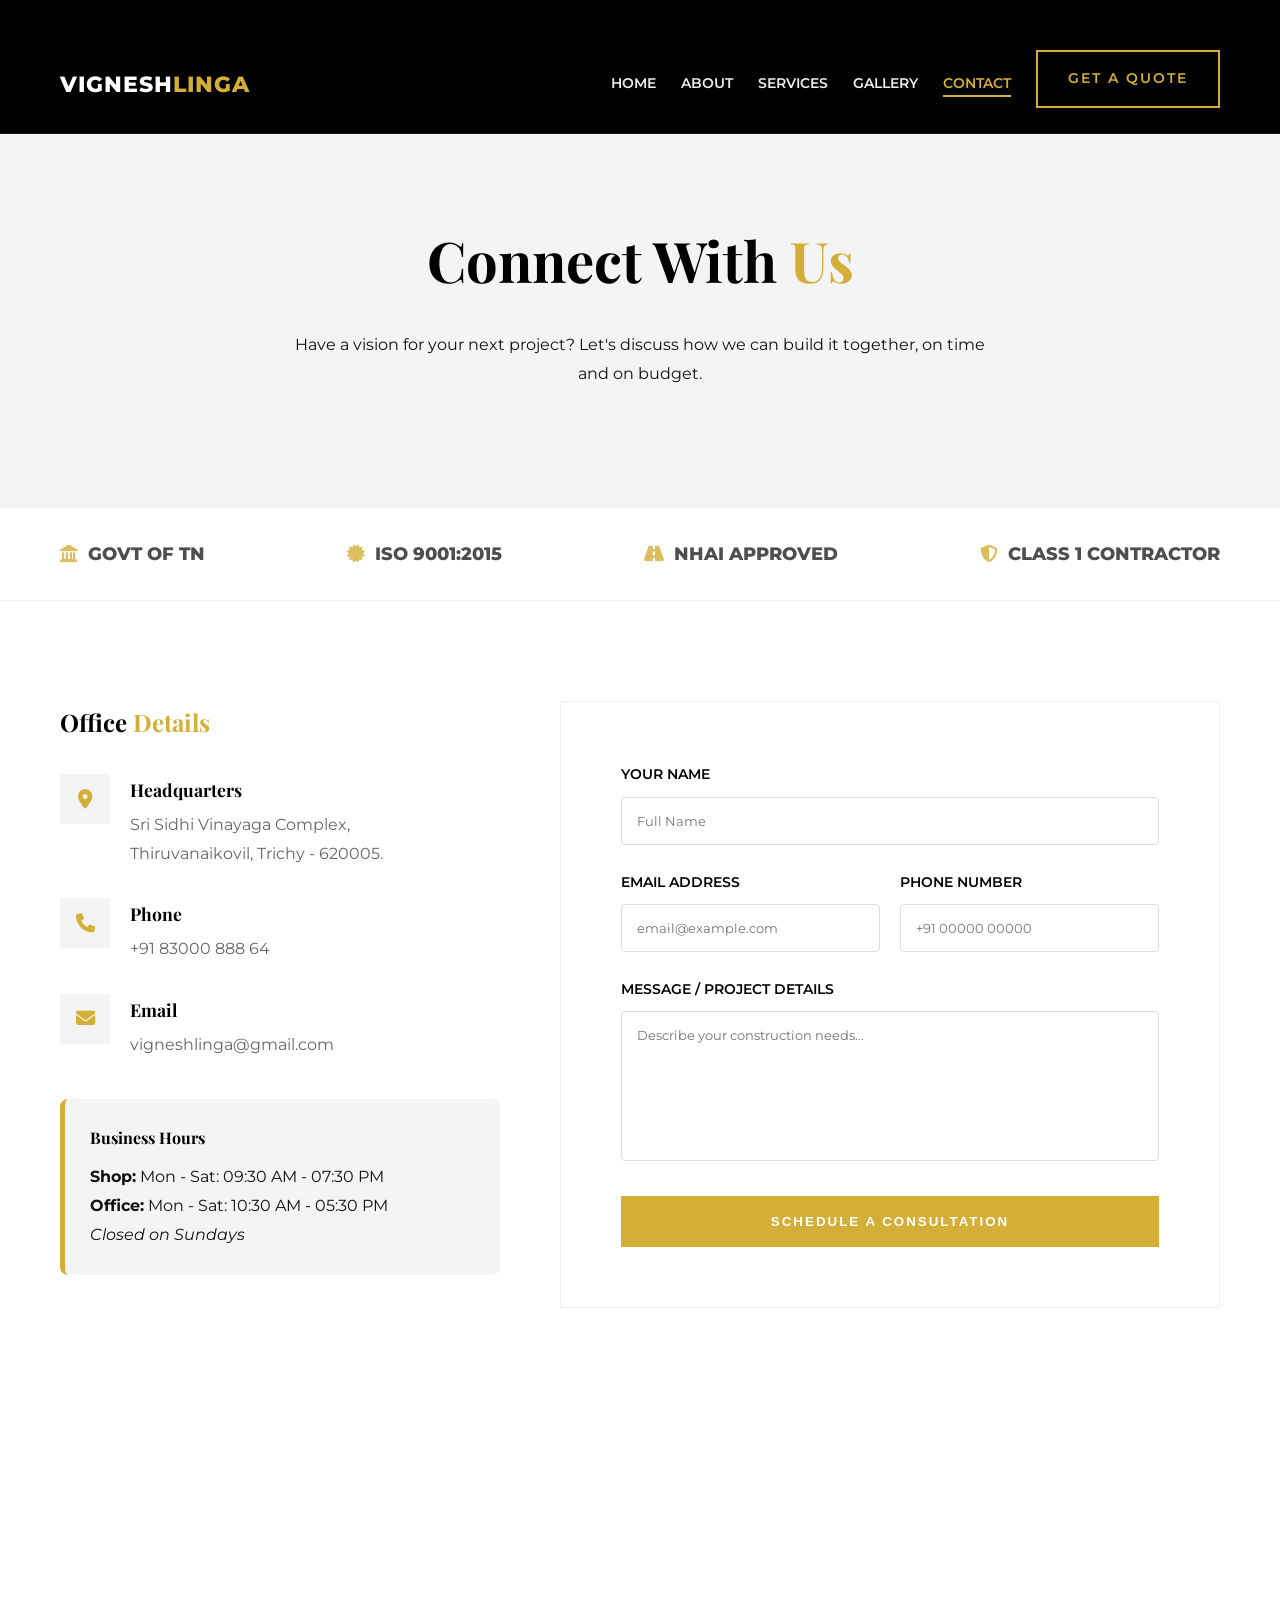
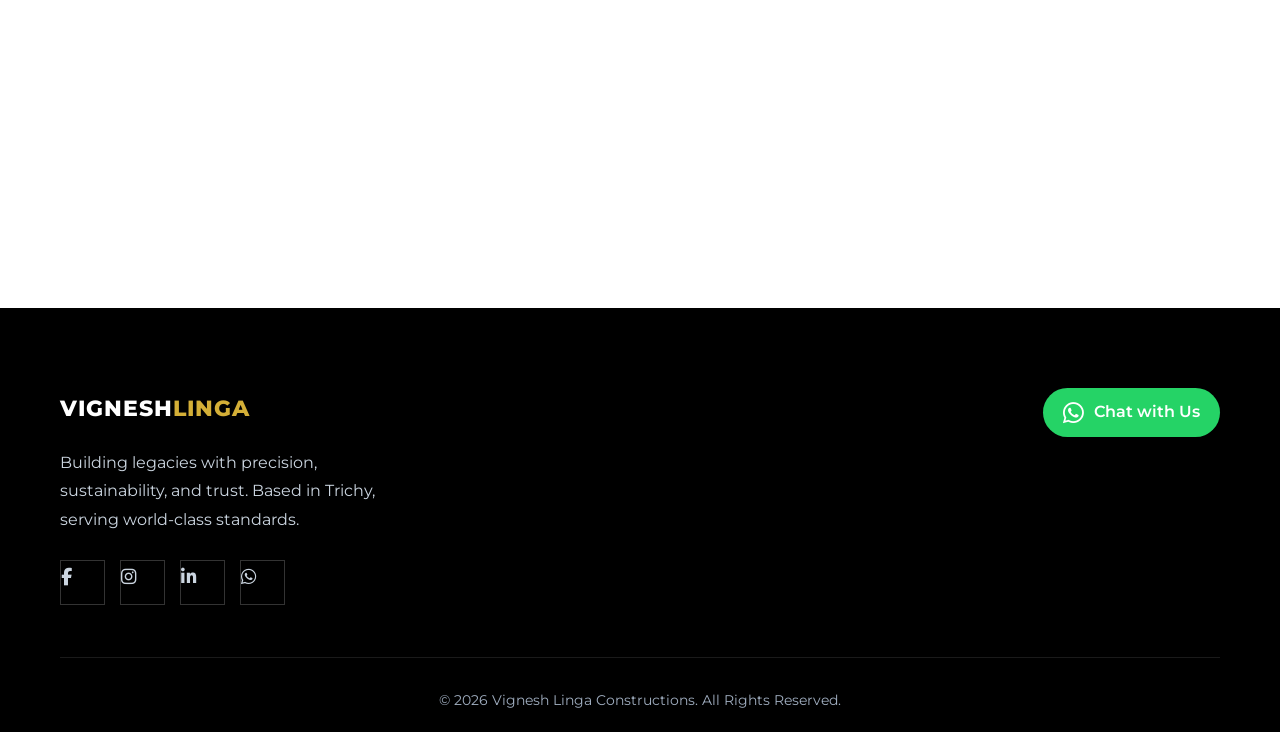
<file: vigneshlinga/contact.html>
<!DOCTYPE html>
<html lang="en">
<head>
    <meta charset="UTF-8">
    <meta name="viewport" content="width=device-width, initial-scale=1.0">
    <title>Contact Us | Get a Quote | Vignesh Linga Constructions</title>
    <link rel="stylesheet" href="css/style.css">
    <link rel="stylesheet" href="https://cdnjs.cloudflare.com/ajax/libs/font-awesome/6.5.1/css/all.min.css">
    <style>
        .contact-wrapper {
            display: grid;
            grid-template-columns: 1fr 1.5fr;
            gap: 60px;
        }
        .contact-item {
            display: flex;
            gap: 20px;
            margin-bottom: 35px;
        }
        .contact-item i {
            font-size: 1.5rem;
            color: var(--primary);
            background: var(--bg-light);
            padding: 15px;
            border-radius: 8px;
            height: fit-content;
        }
        .contact-item h4 {
            margin-bottom: 5px;
            font-size: 1.1rem;
        }
        .contact-item p {
            color: var(--text-muted);
            font-size: 0.95rem;
        }
        .contact-form {
            background: #fff;
            padding: 60px;
            border-radius: 0px;
            box-shadow: var(--shadow-hover);
            border: 1px solid #f0f0f0;
        }
        .input-group {
            margin-bottom: 25px;
        }
        .input-group label {
            display: block;
            margin-bottom: 10px;
            font-weight: 600;
            font-size: 0.85rem;
            text-transform: uppercase;
            color: var(--secondary);
        }
        .form-control {
            width: 100%;
            padding: 15px;
            border: 1px solid #ddd;
            border-radius: 4px;
            font-family: inherit;
            transition: var(--transition);
        }
        .form-control:focus {
            outline: none;
            border-color: var(--primary);
        }
        textarea.form-control {
            height: 150px;
            resize: none;
        }
        @media (max-width: 992px) {
            .contact-wrapper { grid-template-columns: 1fr; }
        }
    </style>
</head>
<body>
    <div class="top-marquee">
        <div class="marquee-content">
            <span><i class="fa-solid fa-star"></i> 25+ Years of Excellence</span>
            <span><i class="fa-solid fa-award"></i> Class 1 Govt Contractor</span>
            <span><i class="fa-solid fa-building"></i> Trichy's Premier Builder</span>
            <span><i class="fa-solid fa-gem"></i> Bespoke Luxury Homes</span>
            <span><i class="fa-solid fa-clock"></i> Building Dreams on Time, On Budget</span>
        </div>
    </div>
    <header>
        <div class="container nav-container">
            <a href="index.html" class="logo">Vignesh<span>Linga</span></a>
            <ul class="nav-links">
                <li><a href="index.html">Home</a></li>
                <li><a href="about.html">About</a></li>
                <li><a href="services.html">Services</a></li>
                <li><a href="gallery.html">Gallery</a></li>
                <li><a href="contact.html">Contact</a></li>
                <li><a href="contact.html" class="btn-quote">Get a Quote</a></li>
            </ul>
        </div>
    </header>

    <section class="section-padding reveal" style="background: var(--bg-light); margin-top: var(--header-height);">
        <div class="container text-center">
            <h1 class="font-premium" style="font-size: 3.5rem;">Connect With <span class="text-gold">Us</span></h1>
            <p style="max-width: 700px; margin: 20px auto;">Have a vision for your next project? Let's discuss how we can build it together, on time and on budget.</p>
        </div>
    </section>

    <section class="section-padding" style="background: #fff; padding-top: 30px; padding-bottom: 30px; border-bottom: 1px solid #f0f0f0;">
        <div class="container" style="display: flex; justify-content: space-between; align-items: center; opacity: 0.8; flex-wrap: wrap; gap: 30px;">
            <div style="display: flex; align-items: center; gap: 10px; font-weight: 800; font-size: 1.1rem; color: #222;">
                <i class="fa-solid fa-landmark text-gold"></i> GOVT OF TN
            </div>
            <div style="display: flex; align-items: center; gap: 10px; font-weight: 800; font-size: 1.1rem; color: #222;">
                <i class="fa-solid fa-certificate text-gold"></i> ISO 9001:2015
            </div>
            <div style="display: flex; align-items: center; gap: 10px; font-weight: 800; font-size: 1.1rem; color: #222;">
                <i class="fa-solid fa-road text-gold"></i> NHAI APPROVED
            </div>
            <div style="display: flex; align-items: center; gap: 10px; font-weight: 800; font-size: 1.1rem; color: #222;">
                <i class="fa-solid fa-shield-halved text-gold"></i> CLASS 1 CONTRACTOR
            </div>
        </div>
    </section>

    <section class="section-padding">
        <div class="container contact-wrapper">
            <div class="reveal">
                <h2 class="font-premium" style="margin-bottom: 30px;">Office <span class="text-gold">Details</span></h2>
                <div style="margin-bottom: 40px;">
                    <div style="display: flex; align-items: flex-start; gap: 20px; margin-bottom: 30px;">
                        <div style="width: 50px; height: 50px; background: var(--bg-light); display: flex; justify-content: center; align-items: center; color: var(--primary); font-size: 1.2rem;">
                            <i class="fa-solid fa-location-dot"></i>
                        </div>
                        <div>
                            <h4 style="font-size: 1.1rem; margin-bottom: 5px;">Headquarters</h4>
                            <p style="color: var(--text-muted);">Sri Sidhi Vinayaga Complex,<br>Thiruvanaikovil, Trichy - 620005.</p>
                        </div>
                    </div>
                    <div style="display: flex; align-items: flex-start; gap: 20px; margin-bottom: 30px;">
                        <div style="width: 50px; height: 50px; background: var(--bg-light); display: flex; justify-content: center; align-items: center; color: var(--primary); font-size: 1.2rem;">
                            <i class="fa-solid fa-phone"></i>
                        </div>
                        <div>
                            <h4 style="font-size: 1.1rem; margin-bottom: 5px;">Phone</h4>
                            <p style="color: var(--text-muted);">+91 83000 888 64</p>
                        </div>
                    </div>
                    <div style="display: flex; align-items: flex-start; gap: 20px;">
                        <div style="width: 50px; height: 50px; background: var(--bg-light); display: flex; justify-content: center; align-items: center; color: var(--primary); font-size: 1.2rem;">
                            <i class="fa-solid fa-envelope"></i>
                        </div>
                        <div>
                            <h4 style="font-size: 1.1rem; margin-bottom: 5px;">Email</h4>
                            <p style="color: var(--text-muted);">vigneshlinga@gmail.com</p>
                        </div>
                    </div>
                </div>
                <div style="margin-top: 40px; padding: 25px; background: var(--bg-light); border-radius: 8px; border-left: 5px solid var(--primary);">
                    <h4 style="margin-bottom: 10px;">Business Hours</h4>
                    <p><strong>Shop:</strong> Mon - Sat: 09:30 AM - 07:30 PM</p>
                    <p><strong>Office:</strong> Mon - Sat: 10:30 AM - 05:30 PM</p>
                    <p><em>Closed on Sundays</em></p>
                </div>
            </div>

            <div class="contact-form reveal">
                <form id="contactForm">
                    <div class="input-group">
                        <label>Your Name</label>
                        <input type="text" class="form-control" placeholder="Full Name" required>
                    </div>
                    <div class="input-group" style="display: grid; grid-template-columns: 1fr 1fr; gap: 20px;">
                        <div>
                            <label>Email Address</label>
                            <input type="email" class="form-control" placeholder="email@example.com" required>
                        </div>
                        <div>
                            <label>Phone Number</label>
                            <input type="tel" class="form-control" placeholder="+91 00000 00000" required>
                        </div>
                    </div>
                    <div class="input-group">
                        <label>Message / Project details</label>
                        <textarea class="form-control" placeholder="Describe your construction needs..."></textarea>
                    </div>
                    <button type="submit" class="btn-premium" style="width: 100%;">Schedule a Consultation</button>
                </form>
            </div>
        </div>
    </section>

    <section style="height: 500px; width: 100%;">
        <iframe src="https://www.google.com/maps/embed?pb=!1m18!1m12!1m3!1d3918.528355606622!2d78.705607314801!3d10.84478199227515!2m3!1f0!2f0!3f0!3m2!1i1024!2i768!4f13.1!3m3!1m2!1s0x3baaf56700000001%3A0x6b825227d8db0945!2sThiruvanaikovil%2C%20Tiruchirappalli%2C%20Tamil%20Nadu!5e0!3m2!1sen!2sin!4v1710775000000!5m2!1sen!2sin" width="100%" height="100%" style="border:0;" allowfullscreen="" loading="lazy" referrerpolicy="no-referrer-when-downgrade"></iframe>
    </section>

    <footer>
        <div class="container">
            <div class="footer-grid">
                <div class="footer-col">
                    <a href="#" class="logo" style="color: #fff;">Vignesh<span>Linga</span></a>
                    <p style="margin-top: 20px;">Building legacies with precision, sustainability, and trust. Based in Trichy, serving world-class standards.</p>
                    <div class="footer-social">
                        <a href="#"><i class="fa-brands fa-facebook-f"></i></a>
                        <a href="#"><i class="fa-brands fa-instagram"></i></a>
                        <a href="#"><i class="fa-brands fa-linkedin-in"></i></a>
                        <a href="#"><i class="fa-brands fa-whatsapp"></i></a>
                    </div>
                </div>
                <div class="footer-col" style="text-align: right; grid-column: span 2;">
                    <a href="https://wa.me/918300088864" style="background: #25D366; color: white; padding: 10px 20px; border-radius: 50px; display: inline-flex; align-items: center; gap: 10px; font-weight: 600;">
                        <i class="fab fa-whatsapp" style="font-size: 1.5rem;"></i> Chat with Us
                    </a>
                </div>
            </div>
            <div class="footer-bottom">
                &copy; 2026 Vignesh Linga Constructions. All Rights Reserved.
            </div>
        </div>
    </footer>

    <script src="js/script.js"></script>
    <script>
        document.getElementById('contactForm').addEventListener('submit', function(e) {
            e.preventDefault();
            const btn = this.querySelector('button');
            btn.innerText = 'Sending Inquiry...';
            btn.disabled = true;
            
            setTimeout(() => {
                alert('Thank you! Your message has been sent to Vignesh Linga Constructions. We will contact you shortly.');
                this.reset();
                btn.innerText = 'Schedule a Consultation';
                btn.disabled = false;
            }, 1500);
        });
    </script>
</body>
</html>
</file>
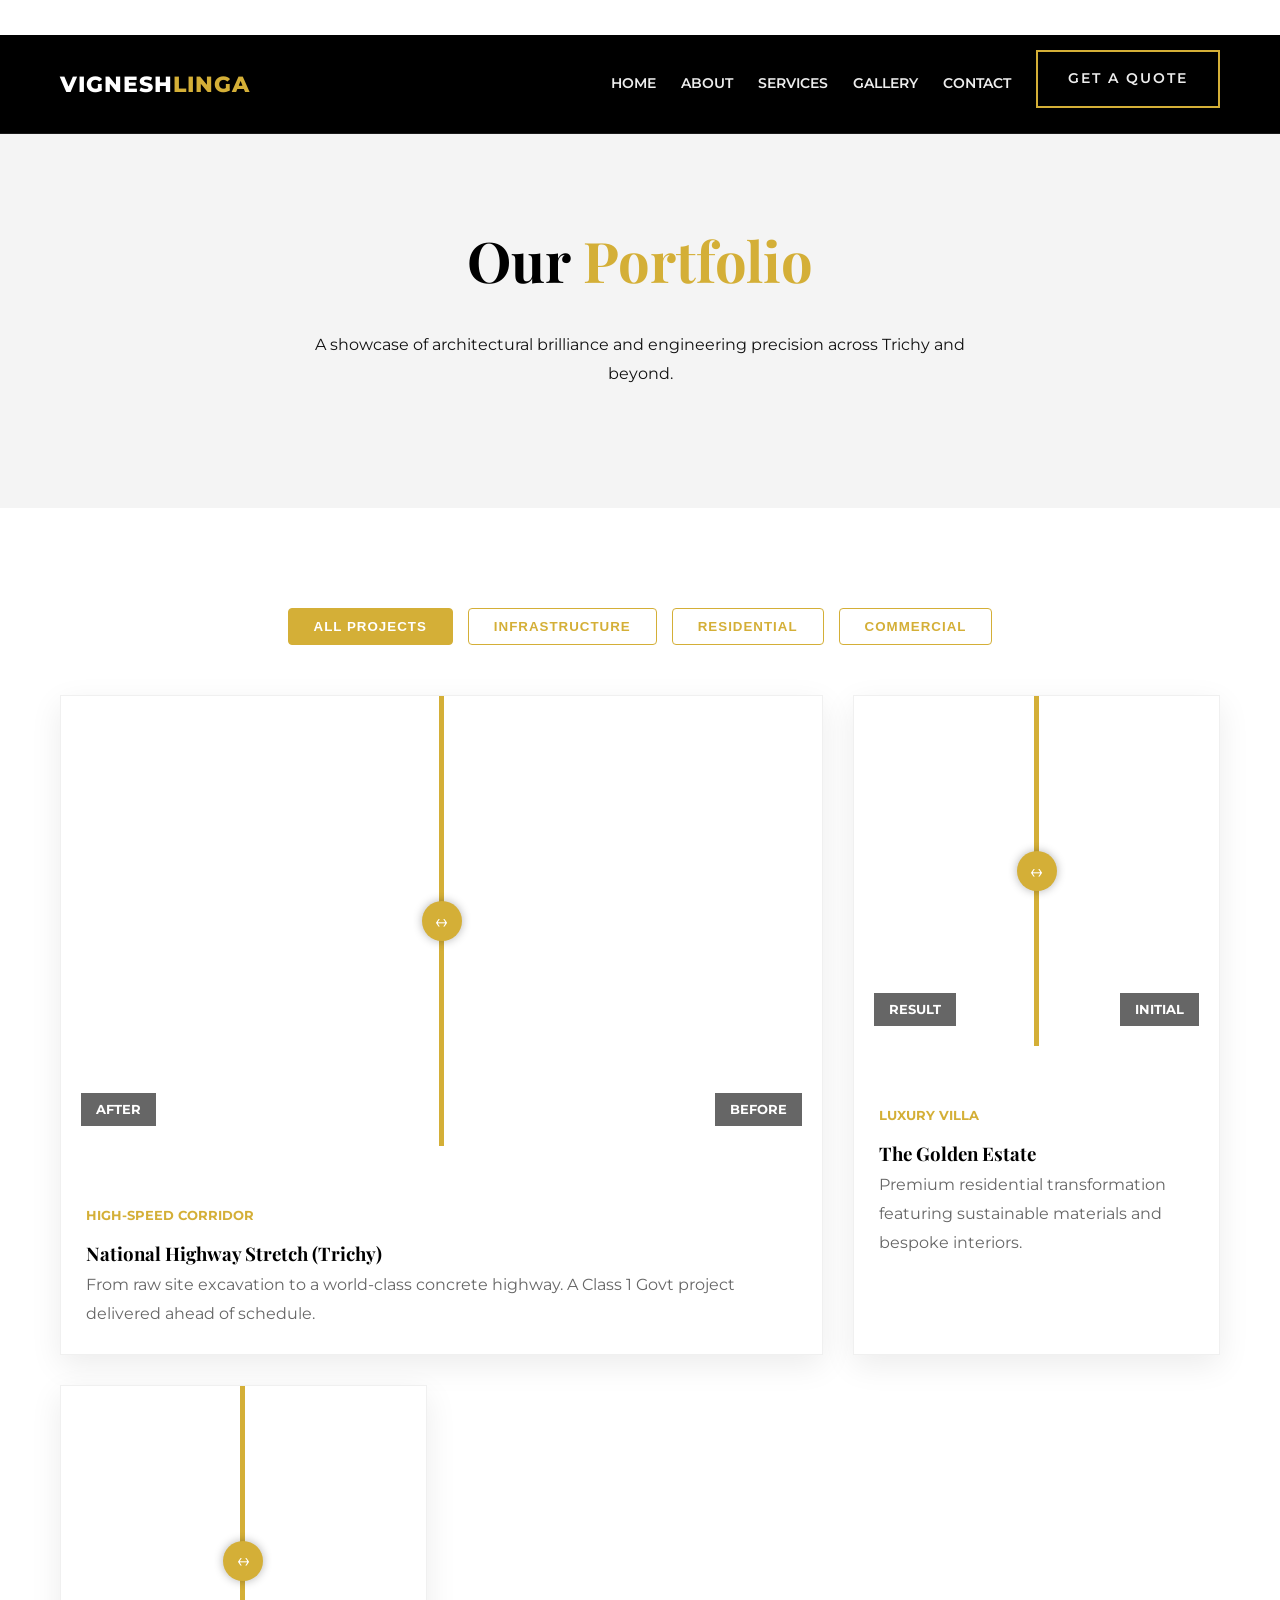
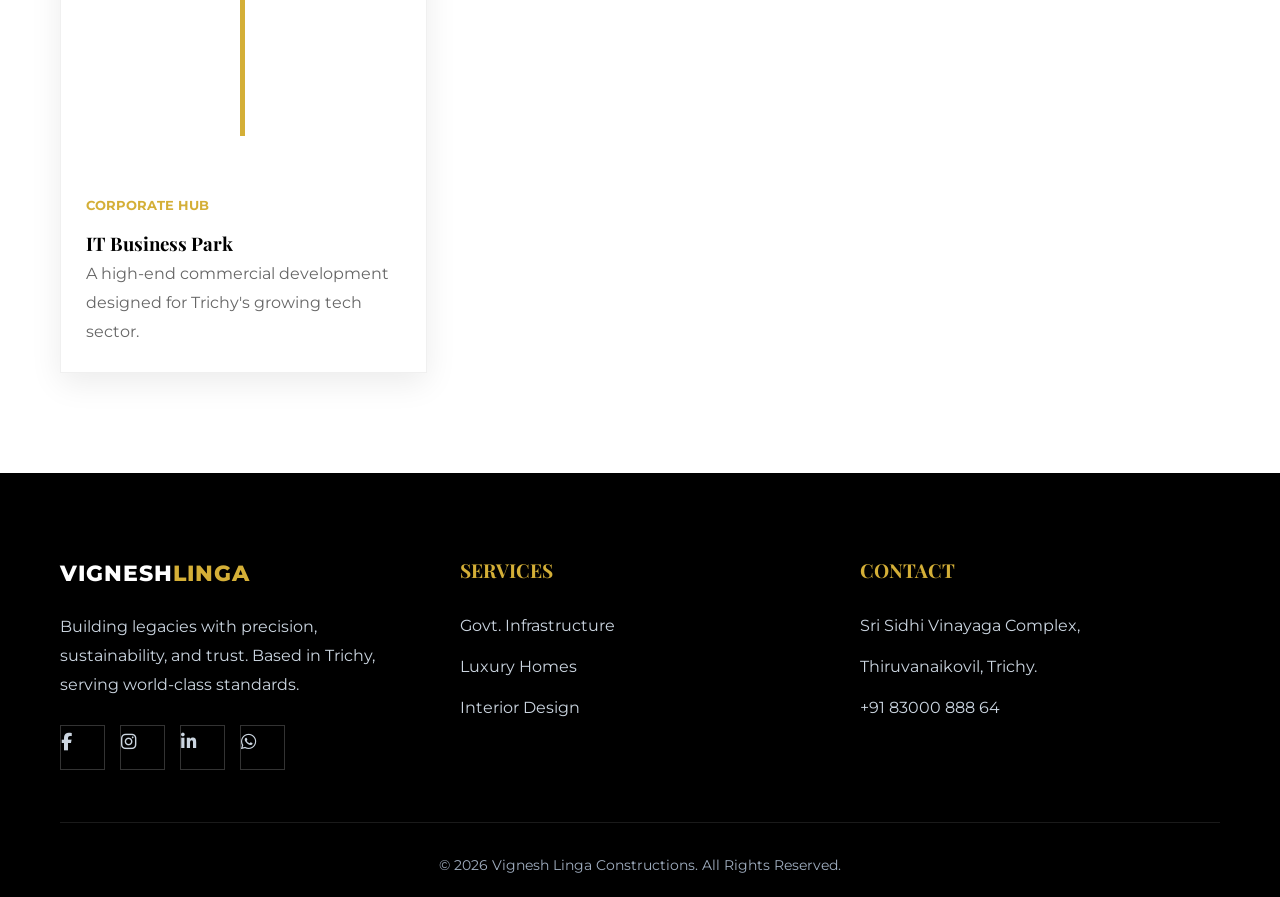
<file: vigneshlinga/projects.html>
<!DOCTYPE html>
<html lang="en">
<head>
    <meta charset="UTF-8">
    <meta name="viewport" content="width=device-width, initial-scale=1.0">
    <title>Our Projects | Vignesh Linga Constructions | Portfolio</title>
    <link rel="stylesheet" href="css/style.css">
    <link rel="stylesheet" href="https://cdnjs.cloudflare.com/ajax/libs/font-awesome/6.5.1/css/all.min.css">
    <style>
        .filter-container {
            display: flex;
            justify-content: center;
            gap: 15px;
            margin-bottom: 50px;
            flex-wrap: wrap;
        }
        .filter-btn {
            background: transparent;
            border: 1px solid var(--primary);
            color: var(--primary);
            padding: 10px 25px;
            border-radius: 4px;
            cursor: pointer;
            font-weight: 600;
            text-transform: uppercase;
            letter-spacing: 1px;
            transition: var(--transition);
        }
        .filter-btn.active, .filter-btn:hover {
            background: var(--primary);
            color: #fff;
        }
        .project-grid {
            display: grid;
            grid-template-columns: repeat(auto-fill, minmax(350px, 1fr));
            gap: 30px;
        }
        .project-item {
            position: relative;
            background: #fff;
            border-radius: 0px;
            overflow: hidden;
            box-shadow: var(--shadow);
            transition: var(--transition);
            border: 1px solid #f0f0f0;
        }
        .project-item:hover {
            transform: translateY(-5px);
        }
        .project-img {
            height: 250px;
            overflow: hidden;
        }
        .project-img img {
            width: 100%;
            height: 100%;
            object-fit: cover;
            transition: var(--transition);
            filter: grayscale(20%);
        }
        .project-item:hover .project-img img {
            transform: scale(1.1);
            filter: grayscale(0%);
        }
        .project-content {
            padding: 25px;
        }
        .project-category {
            display: inline-block;
            color: var(--primary);
            font-size: 0.8rem;
            font-weight: 700;
            text-transform: uppercase;
            margin-bottom: 10px;
        }
    </style>
</head>
<body>
    <header>
        <div class="container nav-container">
            <a href="index.html" class="logo">Vignesh<span>Linga</span></a>
            <ul class="nav-links">
                <li><a href="index.html">Home</a></li>
                <li><a href="about.html">About</a></li>
                <li><a href="services.html">Services</a></li>
                <li><a href="gallery.html">Gallery</a></li>
                <li><a href="contact.html">Contact</a></li>
                <li><a href="contact.html" class="btn-quote">Get a Quote</a></li>
            </ul>
        </div>
    </header>

    <section class="section-padding reveal" style="background: var(--bg-light); margin-top: var(--header-height);">
        <div class="container text-center">
            <h1 class="font-premium" style="font-size: 3.5rem;">Our <span class="text-gold">Portfolio</span></h1>
            <p style="max-width: 700px; margin: 20px auto;">A showcase of architectural brilliance and engineering precision across Trichy and beyond.</p>
        </div>
    </section>

    <section class="section-padding">
        <div class="container">
            <div class="filter-container reveal">
                <button class="filter-btn active" data-filter="all">All Projects</button>
                <button class="filter-btn" data-filter="infra">Infrastructure</button>
                <button class="filter-btn" data-filter="residential">Residential</button>
                <button class="filter-btn" data-filter="commercial">Commercial</button>
            </div>

            <div class="project-grid">
                <!-- Project 1: Slider -->
                <div class="project-item reveal" data-category="infra" style="grid-column: span 2;">
                    <div class="ba-slider">
                        <div class="ba-image ba-before" style="background-image: url('https://images.unsplash.com/photo-1504307651254-35680f356dfd?q=80&w=2070&auto=format&fit=crop');">
                            <div class="ba-label ba-before-label">Before</div>
                        </div>
                        <div class="ba-image ba-after" style="background-image: url('https://images.unsplash.com/photo-1541888946425-d81bb19240f5?q=80&w=2070&auto=format&fit=crop');">
                            <div class="ba-label ba-after-label">After</div>
                        </div>
                        <div class="ba-handle"></div>
                    </div>
                    <div class="project-content">
                        <span class="project-category">High-Speed Corridor</span>
                        <h3>National Highway Stretch (Trichy)</h3>
                        <p style="color: var(--text-muted);">From raw site excavation to a world-class concrete highway. A Class 1 Govt project delivered ahead of schedule.</p>
                    </div>
                </div>

                <!-- Project 2: Slider -->
                <div class="project-item reveal" data-category="residential">
                    <div class="ba-slider" style="height: 350px;">
                        <div class="ba-image ba-before" style="background-image: url('https://images.unsplash.com/photo-1517245386807-bb43f82c33c4?q=80&w=2070&auto=format&fit=crop');">
                            <div class="ba-label ba-before-label">Initial</div>
                        </div>
                        <div class="ba-image ba-after" style="background-image: url('https://images.unsplash.com/photo-1512917774080-9991f1c4c750?q=80&w=2070&auto=format&fit=crop');">
                            <div class="ba-label ba-after-label">Result</div>
                        </div>
                        <div class="ba-handle"></div>
                    </div>
                    <div class="project-content">
                        <span class="project-category">Luxury Villa</span>
                        <h3>The Golden Estate</h3>
                        <p style="color: var(--text-muted);">Premium residential transformation featuring sustainable materials and bespoke interiors.</p>
                    </div>
                </div>

                <!-- Project 3: Slider -->
                <div class="project-item reveal" data-category="commercial">
                    <div class="ba-slider" style="height: 350px;">
                        <div class="ba-image ba-before" style="background-image: url('https://images.unsplash.com/photo-1503387762-592dea58ef23?q=80&w=2070&auto=format&fit=crop');">
                        </div>
                        <div class="ba-image ba-after" style="background-image: url('https://images.unsplash.com/photo-1486406146926-c627a92ad1ab?q=80&w=2070&auto=format&fit=crop');">
                        </div>
                        <div class="ba-handle"></div>
                    </div>
                    <div class="project-content">
                        <span class="project-category">Corporate Hub</span>
                        <h3>IT Business Park</h3>
                        <p style="color: var(--text-muted);">A high-end commercial development designed for Trichy's growing tech sector.</p>
                    </div>
                </div>
            </div>
        </div>
    </section>


    <footer>
        <div class="container">
            <div class="footer-grid">
                <div class="footer-col">
                    <a href="#" class="logo" style="color: #fff;">Vignesh<span>Linga</span></a>
                    <p style="margin-top: 20px;">Building legacies with precision, sustainability, and trust. Based in Trichy, serving world-class standards.</p>
                    <div class="footer-social">
                        <a href="#"><i class="fa-brands fa-facebook-f"></i></a>
                        <a href="#"><i class="fa-brands fa-instagram"></i></a>
                        <a href="#"><i class="fa-brands fa-linkedin-in"></i></a>
                        <a href="#"><i class="fa-brands fa-whatsapp"></i></a>
                    </div>
                </div>
                <div class="footer-col">
                    <h3>Services</h3>
                    <a href="services.html">Govt. Infrastructure</a>
                    <a href="services.html">Luxury Homes</a>
                    <a href="services.html">Interior Design</a>
                </div>
                <div class="footer-col">
                    <h3>Contact</h3>
                    <p>Sri Sidhi Vinayaga Complex,</p>
                    <p>Thiruvanaikovil, Trichy.</p>
                    <p>+91 83000 888 64</p>
                </div>
            </div>
            <div class="footer-bottom">
                &copy; 2026 Vignesh Linga Constructions. All Rights Reserved.
            </div>
        </div>
    </footer>

    <script src="js/script.js"></script>
</body>
</html>
</file>
<file: vigneshlinga/css/style.css>
@import url('https://fonts.googleapis.com/css2?family=Montserrat:wght@300;400;500;600;700&family=Playfair+Display:wght@600;700;800&display=swap');

:root {
    --primary: #D4AF37; /* Gold */
    --primary-dark: #B8860B;
    --secondary: #000000; /* Pure Black for Premium Feel */
    --bg-white: #FFFFFF;
    --bg-light: #F4F4F4;
    --text-dark: #111111;
    --text-muted: #666666;
    --header-height: 110px;
    --transition: all 0.4s cubic-bezier(0.25, 0.46, 0.45, 0.94);
    --shadow: 0 10px 30px rgba(0, 0, 0, 0.08);
}

* {
    margin: 0;
    padding: 0;
    box-sizing: border-box;
    scroll-behavior: smooth;
    user-select: none; /* Disable text selection for a packaged feel */
}

body {
    font-family: 'Montserrat', sans-serif;
    color: var(--text-dark);
    background-color: var(--bg-white);
    line-height: 1.8;
    overflow-x: hidden;
}

h1, h2, h3, h4, .font-premium {
    font-family: 'Playfair Display', serif;
    font-weight: 700;
    color: var(--secondary);
}

/* --- Utilities --- */
.container {
    max-width: 1200px;
    margin: 0 auto;
    padding: 0 20px;
}

.section-padding {
    padding: 100px 0;
}

.bg-light { background-color: var(--bg-light); }
.text-gold { color: var(--primary); }
.text-center { text-align: center; }

.btn-premium {
    display: inline-block;
    padding: 16px 40px;
    background: var(--primary);
    color: #fff;
    text-decoration: none;
    font-weight: 700;
    text-transform: uppercase;
    letter-spacing: 2px;
    border-radius: 0px; /* Sharp corporate look */
    transition: var(--transition);
    border: 2px solid var(--primary);
    cursor: pointer;
    position: relative;
    overflow: hidden;
    z-index: 1;
}

.btn-premium::before {
    content: '';
    position: absolute;
    top: 0;
    left: -100%;
    width: 100%;
    height: 100%;
    background: var(--secondary);
    transition: var(--transition);
    z-index: -1;
}

.btn-premium:hover::before {
    left: 0;
}

.btn-premium:hover {
    color: #fff;
    border-color: var(--secondary);
    transform: translateY(-5px);
    box-shadow: var(--shadow-hover);
}

.btn-quote {
    display: inline-block;
    padding: 14px 30px;
    background: transparent;
    color: var(--primary);
    text-decoration: none;
    font-weight: 700;
    font-size: 0.85rem;
    text-transform: uppercase;
    letter-spacing: 2px;
    border: 2px solid var(--primary);
    transition: var(--transition);
    white-space: nowrap;
    position: relative;
    overflow: hidden;
    z-index: 1;
}

.btn-quote::before {
    content: '';
    position: absolute;
    top: 0;
    left: -100%;
    width: 100%;
    height: 100%;
    background: var(--primary);
    transition: var(--transition);
    z-index: -1;
}

.btn-quote:hover::before {
    left: 0;
}

.btn-quote:hover {
    color: #fff;
    transform: translateY(-3px);
    box-shadow: 0 10px 20px rgba(212, 175, 55, 0.2);
}

.social-links {
    display: none; /* Removed from header as per user request */
}

.footer-social {
    display: flex;
    gap: 15px;
    margin-top: 25px;
}

.footer-social a {
    width: 45px;
    height: 45px;
    border: 1px solid rgba(255,255,255,0.2);
    display: flex;
    justify-content: center;
    align-items: center;
    color: #fff;
    transition: var(--transition);
    font-size: 1.1rem;
}

.footer-social a:hover {
    background: var(--primary);
    border-color: var(--primary);
    color: #000;
    transform: translateY(-5px);
}

.section-title {
    margin-bottom: 50px;
}

.section-title h2 {
    font-size: 2.8rem;
    margin-bottom: 15px;
    position: relative;
    display: inline-block;
}

.section-title h2::after {
    content: '';
    position: absolute;
    bottom: -10px;
    left: 50%;
    transform: translateX(-50%);
    width: 60px;
    height: 3px;
    background: var(--primary);
}

/* --- Marquee --- */
.top-marquee {
    background: var(--secondary);
    color: var(--primary);
    padding: 10px 0;
    overflow: hidden;
    white-space: nowrap;
    font-size: 0.75rem;
    font-weight: 700;
    text-transform: uppercase;
    letter-spacing: 2px;
    position: fixed;
    top: 0;
    width: 100%;
    z-index: 1001;
}

.marquee-content {
    display: inline-block;
    animation: marquee 30s linear infinite;
    padding-left: 100%;
}

.marquee-content span {
    margin-right: 50px;
}

@keyframes marquee {
    0% { transform: translateX(0); }
    100% { transform: translateX(-100%); }
}

/* --- Navbar --- */
header {
    position: fixed;
    top: 35px; /* Height of marquee */
    left: 0;
    width: 100%;
    background: var(--secondary); /* Solid Black */
    padding: 15px 0;
    z-index: 1000;
    transition: var(--transition);
    border-bottom: 1px solid rgba(255,255,255,0.1);
}

header.sticky {
    box-shadow: 0 10px 30px rgba(0,0,0,0.5);
    padding: 10px 0;
}

.nav-container {
    width: 100%;
    display: flex;
    justify-content: space-between;
    align-items: center;
}

.logo {
    text-decoration: none;
    font-size: 1.4rem;
    color: #fff;
    font-weight: 800;
    letter-spacing: 1px;
    text-transform: uppercase;
}

.logo span { color: var(--primary); }

.nav-links {
    display: flex;
    list-style: none;
    gap: 25px;
    align-items: center;
}

.nav-links a {
    text-decoration: none;
    color: #eee;
    font-weight: 600;
    font-size: 0.9rem;
    text-transform: uppercase;
    transition: var(--transition);
    position: relative;
}

.nav-links a::after {
    content: '';
    position: absolute;
    bottom: -5px;
    left: 0;
    width: 0;
    height: 2px;
    background: var(--primary);
    transition: var(--transition);
}

.nav-links a:hover, .nav-links a.active {
    color: var(--primary);
}

.nav-links a.active::after {
    width: 100%;
}

/* --- Hero --- */
.hero {
    padding-top: var(--header-height);
    min-height: 100vh;
    display: flex;
    align-items: center;
    background: linear-gradient(rgba(0,0,0,0.4), rgba(0,0,0,0.4)), url('https://images.unsplash.com/photo-1541913080-214307ee8448?q=80&w=2070&auto=format&fit=crop') center/cover no-repeat;
    color: #fff;
}

.hero h1 {
    font-size: 4.5rem;
    margin-bottom: 25px;
    color: #fff;
    text-shadow: 2px 2px 10px rgba(0,0,0,0.3);
}

.hero p {
    font-size: 1.3rem;
    color: #f0f0f0;
    max-width: 650px;
    margin-bottom: 40px;
}

/* --- Cards --- */
.card-grid {
    display: grid;
    grid-template-columns: repeat(auto-fit, minmax(300px, 1fr));
    gap: 30px;
}

.premium-card {
    background: var(--bg-white);
    padding: 50px 40px;
    border-radius: 0px;
    box-shadow: var(--shadow);
    transition: var(--transition);
    border: 1px solid #f0f0f0;
    position: relative;
}

.premium-card::after {
    content: '';
    position: absolute;
    bottom: 0;
    left: 0;
    width: 0;
    height: 4px;
    background: var(--primary);
    transition: var(--transition);
}

.premium-card:hover {
    transform: translateY(-15px);
    box-shadow: var(--shadow-hover);
}

.premium-card:hover::after {
    width: 100%;
}

.premium-card i {
    font-size: 3rem;
    color: var(--primary);
    margin-bottom: 25px;
    transition: var(--transition);
}

.premium-card:hover i {
    transform: scale(1.1) rotate(5deg);
}
/* --- Before/After Slider --- */
.ba-slider {
    position: relative;
    width: 100%;
    height: 450px;
    overflow: hidden;
    margin-bottom: 30px;
}

.ba-image {
    position: absolute;
    top: 0;
    left: 0;
    width: 100%;
    height: 100%;
    background-size: cover;
    background-position: center;
}

.ba-after {
    width: 50%;
    z-index: 2;
    border-right: 3px solid var(--primary);
}

.ba-handle {
    position: absolute;
    top: 0;
    left: 50%;
    width: 4px;
    height: 100%;
    background: var(--primary);
    z-index: 3;
    pointer-events: none;
    transform: translateX(-50%);
}

.ba-handle::after {
    content: '↔';
    position: absolute;
    top: 50%;
    left: 50%;
    transform: translate(-50%, -50%);
    width: 40px;
    height: 40px;
    background: var(--primary);
    color: #fff;
    display: flex;
    justify-content: center;
    align-items: center;
    border-radius: 50%;
    font-size: 1.2rem;
    box-shadow: 0 0 10px rgba(0,0,0,0.3);
}

.ba-label {
    position: absolute;
    bottom: 20px;
    padding: 5px 15px;
    background: rgba(0,0,0,0.6);
    color: #fff;
    font-size: 0.8rem;
    font-weight: 700;
    text-transform: uppercase;
    z-index: 4;
}

.ba-before-label { right: 20px; }
.ba-after-label { left: 20px; }
footer {
    background: var(--secondary);
    color: #fff;
    padding: 80px 0 20px;
}

.footer-grid {
    display: grid;
    grid-template-columns: repeat(auto-fit, minmax(200px, 1fr));
    gap: 40px;
    margin-bottom: 40px;
}

.footer-col h3 {
    color: var(--primary);
    margin-bottom: 25px;
    font-size: 1.2rem;
    text-transform: uppercase;
}

.footer-col p, .footer-col a {
    color: #cbd5e0;
    text-decoration: none;
    margin-bottom: 12px;
    display: block;
}

.footer-bottom {
    text-align: center;
    padding-top: 30px;
    border-top: 1px solid rgba(255,255,255,0.1);
    font-size: 0.85rem;
    color: #a0aec0;
}

/* --- Animations --- */
.reveal {
    opacity: 0;
    transform: translateY(30px);
    transition: all 0.8s ease-out;
}

.reveal.active {
    opacity: 1;
    transform: translateY(0);
}

/* --- Responsive --- */
@media (max-width: 768px) {
    .hero h1 { font-size: 2.8rem; }
    .nav-links { display: none; } /* Add mobile menu later */
}
</file>
